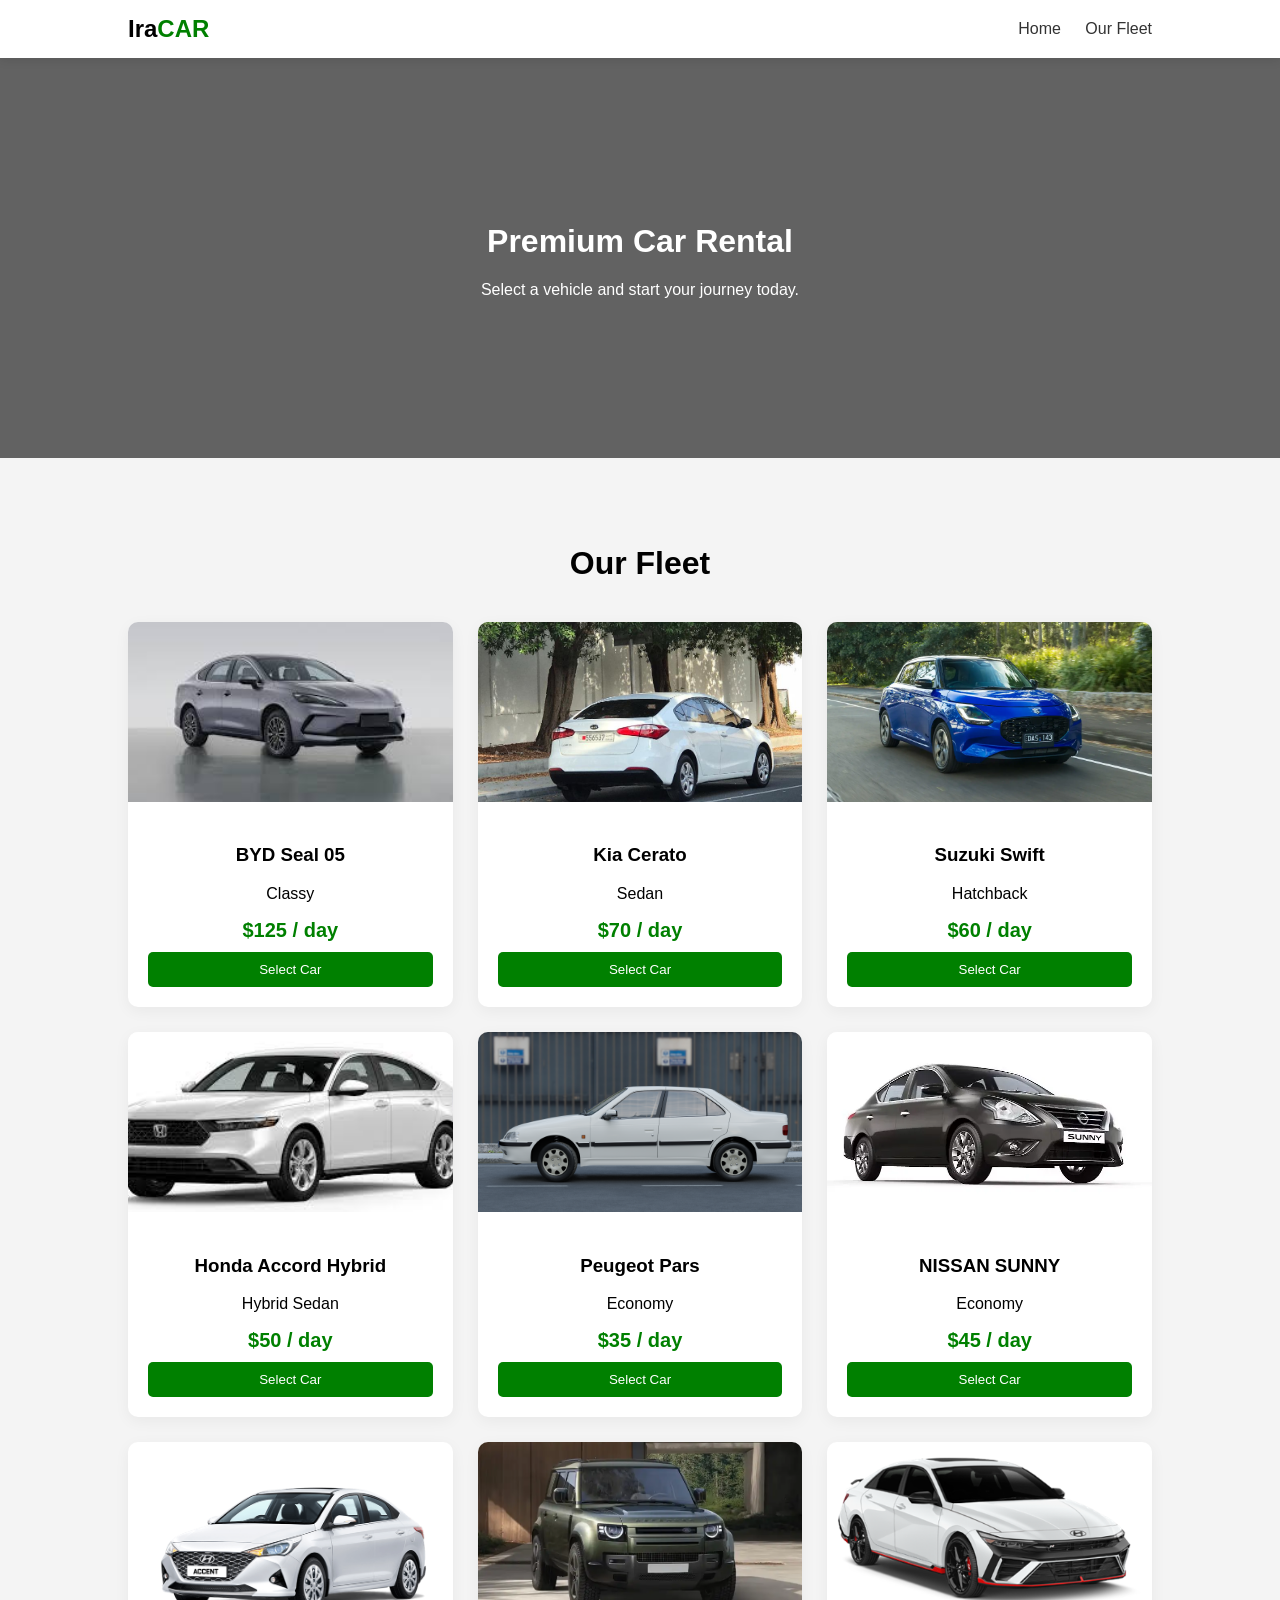
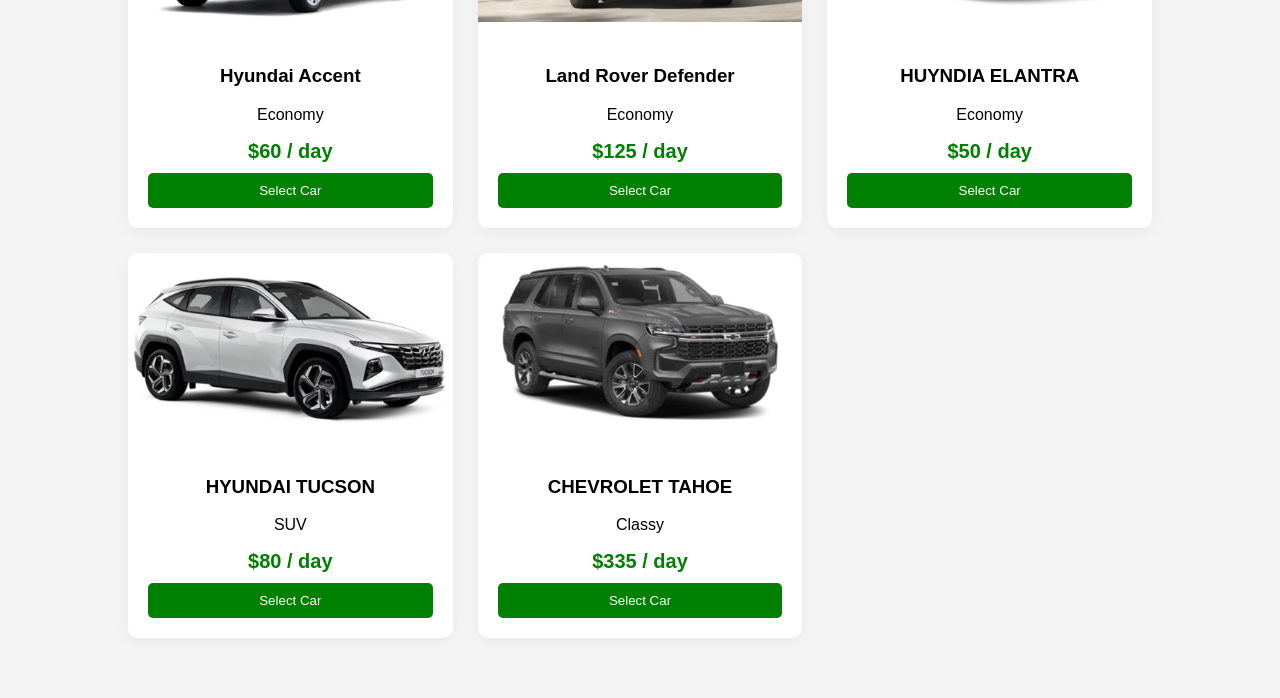
<file: index.html>
<!DOCTYPE html>
<html lang="en">
<head>
    <meta charset="UTF-8">
    <meta name="viewport" content="width=device-width, initial-scale=1.0">
    <title>IraqCar</title>
    <link rel="stylesheet" href="style.css">
</head>
<body>

    <nav>
        <div class="logo">Ira<span>CAR</span></div>
        <div class="nav-links">
            <a href="#">Home</a>
            <a href="#fleet">Our Fleet</a>
            <!-- <a href="#">Contact</a> -->
        </div>
    </nav>

    <header class="hero">
        <div class="hero-content">
            <h1>Premium Car Rental</h1>
            <p>Select a vehicle and start your journey today.</p>
        </div>
    </header>

    <section id="fleet" class="container">
        <h2 class="section-title">Our Fleet</h2>
        <div id="car-container" class="car-grid"></div>
    </section>

    <div id="booking-modal" class="modal">
        <div class="modal-content">
            <span class="close-btn">&times;</span>
            <div id="modal-details"></div>
        </div>
    </div>

    <script src="script.js"></script>
</body>
</html>
</file>
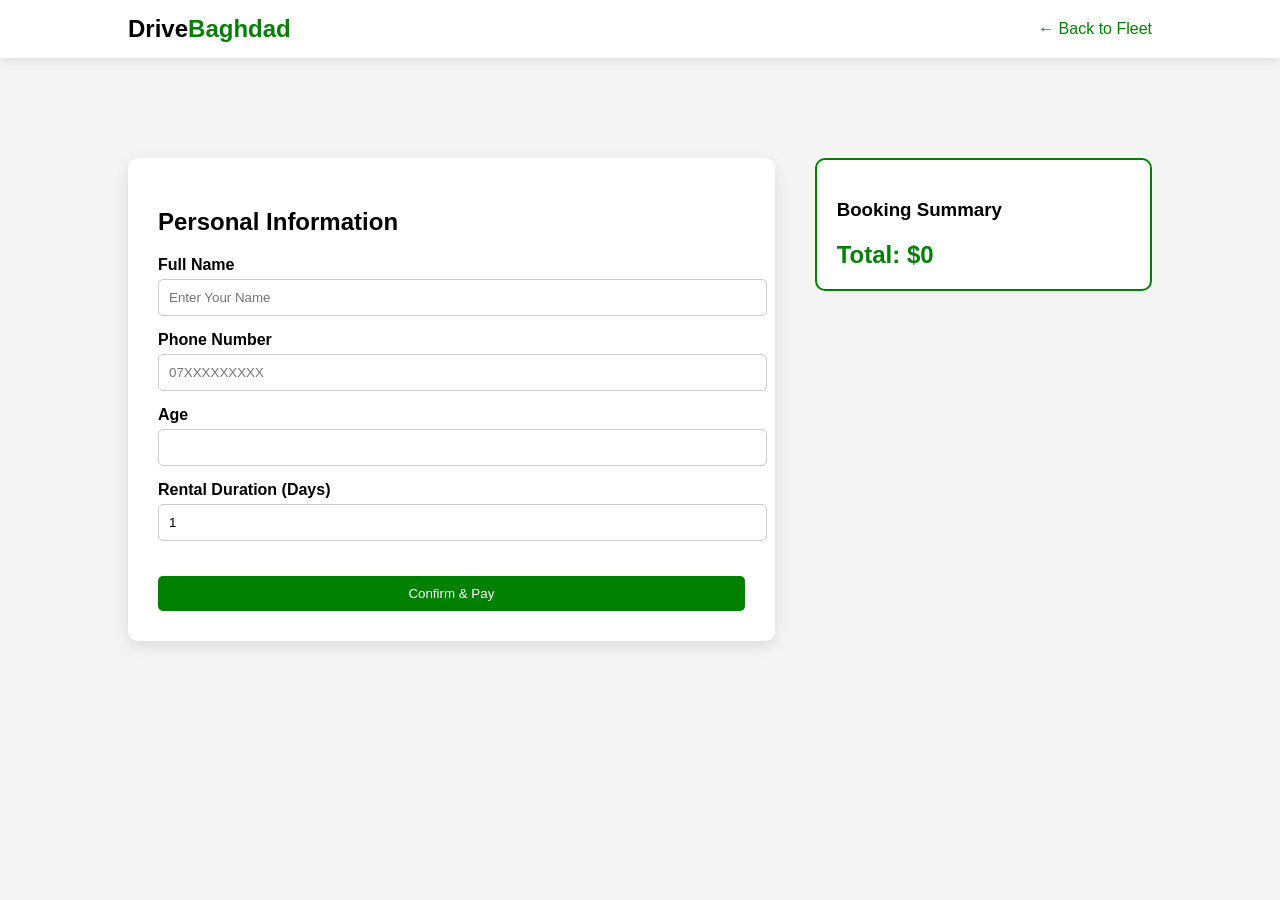
<file: booking.html>
<!DOCTYPE html>
<html lang="en">
<head>
    <meta charset="UTF-8">
    <title>Complete Your Reservation</title>
    <link rel="stylesheet" href="style.css">
    <style>
        .booking-container { display: flex; gap: 40px; padding: 50px 10%; margin-top: 50px; }
        .booking-form { flex: 2; background: white; padding: 30px; border-radius: 10px; box-shadow: 0 5px 15px rgba(0,0,0,0.1); }
        .summary-card { flex: 1; background: #fff; padding: 20px; border-radius: 10px; border: 2px solid var(--primary-color); height: fit-content; }
        .form-group { margin-bottom: 15px; }
        .form-group label { display: block; margin-bottom: 5px; font-weight: bold; }
        .form-group input { width: 100%; padding: 10px; border: 1px solid #ccc; border-radius: 5px; }
        .total-price { font-size: 24px; color: var(--primary-color); font-weight: bold; margin-top: 20px; }
    </style>
</head>
<body>
    <nav>
        <div class="logo">Drive<span>Baghdad</span></div>
        <a href="index.html" style="text-decoration: none; color: var(--primary-color);">← Back to Fleet</a>
    </nav>

    <div class="booking-container">
        <div class="booking-form">
            <h2>Personal Information</h2>
            <form id="final-form">
                <div class="form-group">
                    <label>Full Name</label>
                    <input type="text" id="user-name" required placeholder="Enter Your Name">
                </div>
                <div class="form-group">
                    <label>Phone Number</label>
                    <input type="tel" id="user-phone" required placeholder="07XXXXXXXXX">
                </div>
                <div class="form-group">
                    <label>Age</label>
                    <input type="number" id="user-age" min="18" required>
                </div>
                <div class="form-group">
                    <label>Rental Duration (Days)</label>
                    <input type="number" id="rental-days" value="1" min="1" required>
                </div>
                <button type="submit" class="btn-book" style="margin-top: 20px;">Confirm & Pay</button>
            </form>
        </div>

        <div class="summary-card" id="summary-section">
            <h3>Booking Summary</h3>
            <div id="car-details">
                </div>
            <div class="total-price" id="total-display">Total: $0</div>
        </div>
    </div>

    <script>
        // Load data from LocalStorage
        const selectedCar = JSON.parse(localStorage.getItem('selectedCar'));
        const carDetails = document.getElementById('car-details');
        const totalDisplay = document.getElementById('total-display');
        const daysInput = document.getElementById('rental-days');

        if (selectedCar) {
            carDetails.innerHTML = `
                <img src="${selectedCar.image}" style="width:100%; border-radius:5px;">
                <h4>${selectedCar.name}</h4>
                <p>Type: ${selectedCar.type}</p>
                <p>Price per day: $${selectedCar.price}</p>
            `;
            
            // Function to update price
            const updatePrice = () => {
                const total = daysInput.value * selectedCar.price;
                totalDisplay.innerText = `Total: $${total}`;
            };

            daysInput.addEventListener('input', updatePrice);
            updatePrice(); 
        }

        document.getElementById('final-form').onsubmit = (e) => {
            e.preventDefault();
            alert(`Thank you ${document.getElementById('user-name').value}! Your reservation for the ${selectedCar.name} is confirmed,We will contact you as soon as possiple.`);
            window.location.href = "index.html"; 
        };
    </script>
</body>
</html>
</file>
<file: style.css>
html {
    scroll-behavior: smooth;
}


#fleet {
    scroll-margin-top: 80px; 
    padding: 60px 10%;
}
:root {
    --primary-color: #008000;
    --dark-bg: #1a1a1a;
    --light-grey: #f4f4f4;
}

body { font-family: 'Arial', sans-serif; margin: 0; background-color: var(--light-grey); }


nav {
    display: flex; justify-content: space-between; align-items: center;
    padding: 20px 10%; background: white; box-shadow: 0 2px 5px rgba(0,0,0,0.1);
    
    display: flex; 
    justify-content: space-between; 
    align-items: center;
    padding: 15px 10%; 
    background: white; 
    box-shadow: 0 2px 10px rgba(0,0,0,0.1);

    position: sticky;
    top: 0;
    z-index: 1000;
}
.logo { font-size: 24px; font-weight: bold; }
.logo span { color: var(--primary-color); }
.nav-links a { text-decoration: none; color: #333; margin-left: 20px; font-weight: 500; }


.hero {
    height: 400px;
    background: linear-gradient(rgba(0,0,0,0.6), rgba(0,0,0,0.6)), url('https://images.unsplash.com/photo-1485291571150-772bcfc10da5?auto=format&fit=crop&q=80&w=1000');
    background-size: cover; background-position: center;
    display: flex; align-items: center; justify-content: center; color: white; text-align: center;
}


.container { padding: 50px 10%; }
.section-title { text-align: center; margin-bottom: 40px; font-size: 32px; }
.car-grid {
    display: grid; grid-template-columns: repeat(auto-fit, minmax(280px, 1fr));
    gap: 25px;
}


.car-card {
    background: white; border-radius: 10px; overflow: hidden;
    box-shadow: 0 4px 15px rgba(0,0,0,0.05); transition: 0.3s;
}
.car-card:hover { transform: translateY(-5px); }
.car-card img { width: 100%; height: 180px; object-fit: cover; }
.card-info { padding: 20px; text-align: center; }
.price { color: var(--primary-color); font-size: 20px; font-weight: bold; margin: 10px 0; }

.btn-book {
    background: var(--primary-color); color: white; border: none;
    padding: 10px 25px; border-radius: 5px; cursor: pointer; width: 100%;
}


.modal { display: none; position: fixed; z-index: 1; left: 0; top: 0; width: 100%; height: 100%; background: rgba(0,0,0,0.8); }
.modal-content { background: white; margin: 10% auto; padding: 30px; width: 40%; border-radius: 10px; position: relative; }
.close-btn { position: absolute; right: 20px; top: 10px; font-size: 28px; cursor: pointer; }
</file>
